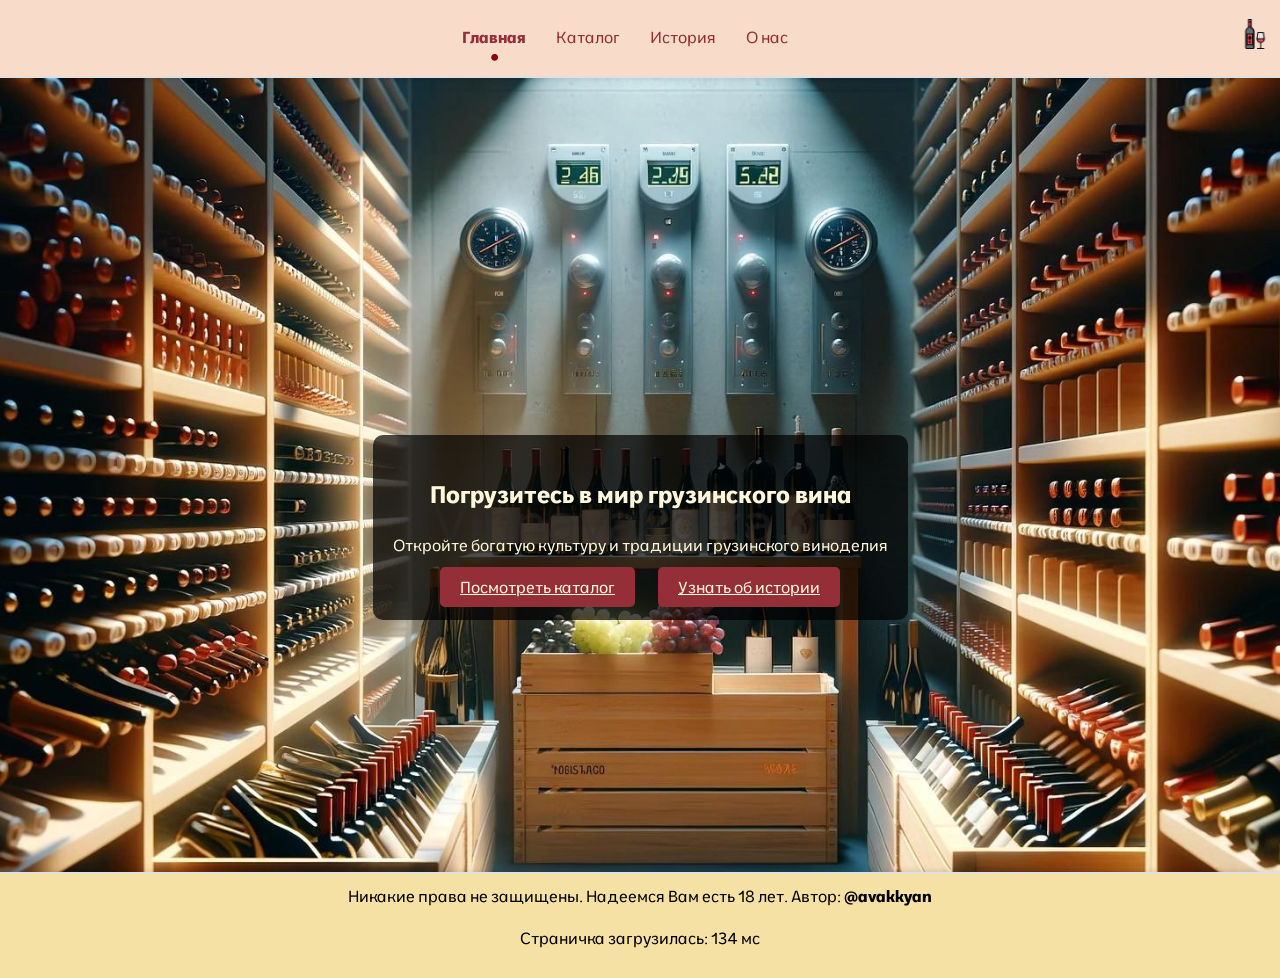
<file: index.html>
<!DOCTYPE html>
<html lang="ru">
<head>
    <meta charset="UTF-8">
    <link href="style.css" rel="stylesheet">
    <meta name="keywords" content="Грузинское вино история каталог новости">
    <meta name="description" content="Данный ресурс описывает богатство и разнообразие грузинских вин, а также их историю">
    <link rel="preconnect" href="https://fonts.googleapis.com">
    <link rel="preconnect" href="https://fonts.gstatic.com" crossorigin>
    <link href="https://fonts.googleapis.com/css2?family=Moderustic:wght@300..800&display=swap" rel="stylesheet">
    <script src="main.js"></script>
    <title>Главная страница</title>
</head>
<body>
<header>
    <nav>
        <a href="index.html" class="active">Главная</a>
        <a href="catalog.html">Каталог</a>
        <a href="history.html">История</a>
        <a href="about.html">О нас</a>
    </nav>
    <div class="nav-icon">
        <img src="images/free-icon-wine-1425570.png" alt="Иконка" class="icon">
    </div>
</header>

<main id="main">

    <section class="hero">
        <div class="hero-overlay">
            <h1>Погрузитесь в мир грузинского вина</h1>
            <p>Откройте богатую культуру и традиции грузинского виноделия</p>
            <div class="hero-buttons">
                <a href="catalog.html" class="btn">Посмотреть каталог</a>
                <a href="history.html" class="btn">Узнать об истории</a>
            </div>
        </div>

<footer id="contacts" style="position: absolute">
    Никакие права не защищены. Надеемся Вам есть 18 лет. Автор: <b>@avakkyan</b>
    <p id="load-stats"></p>
</footer>
    </section>
</main>
</body>
</html>
</file>
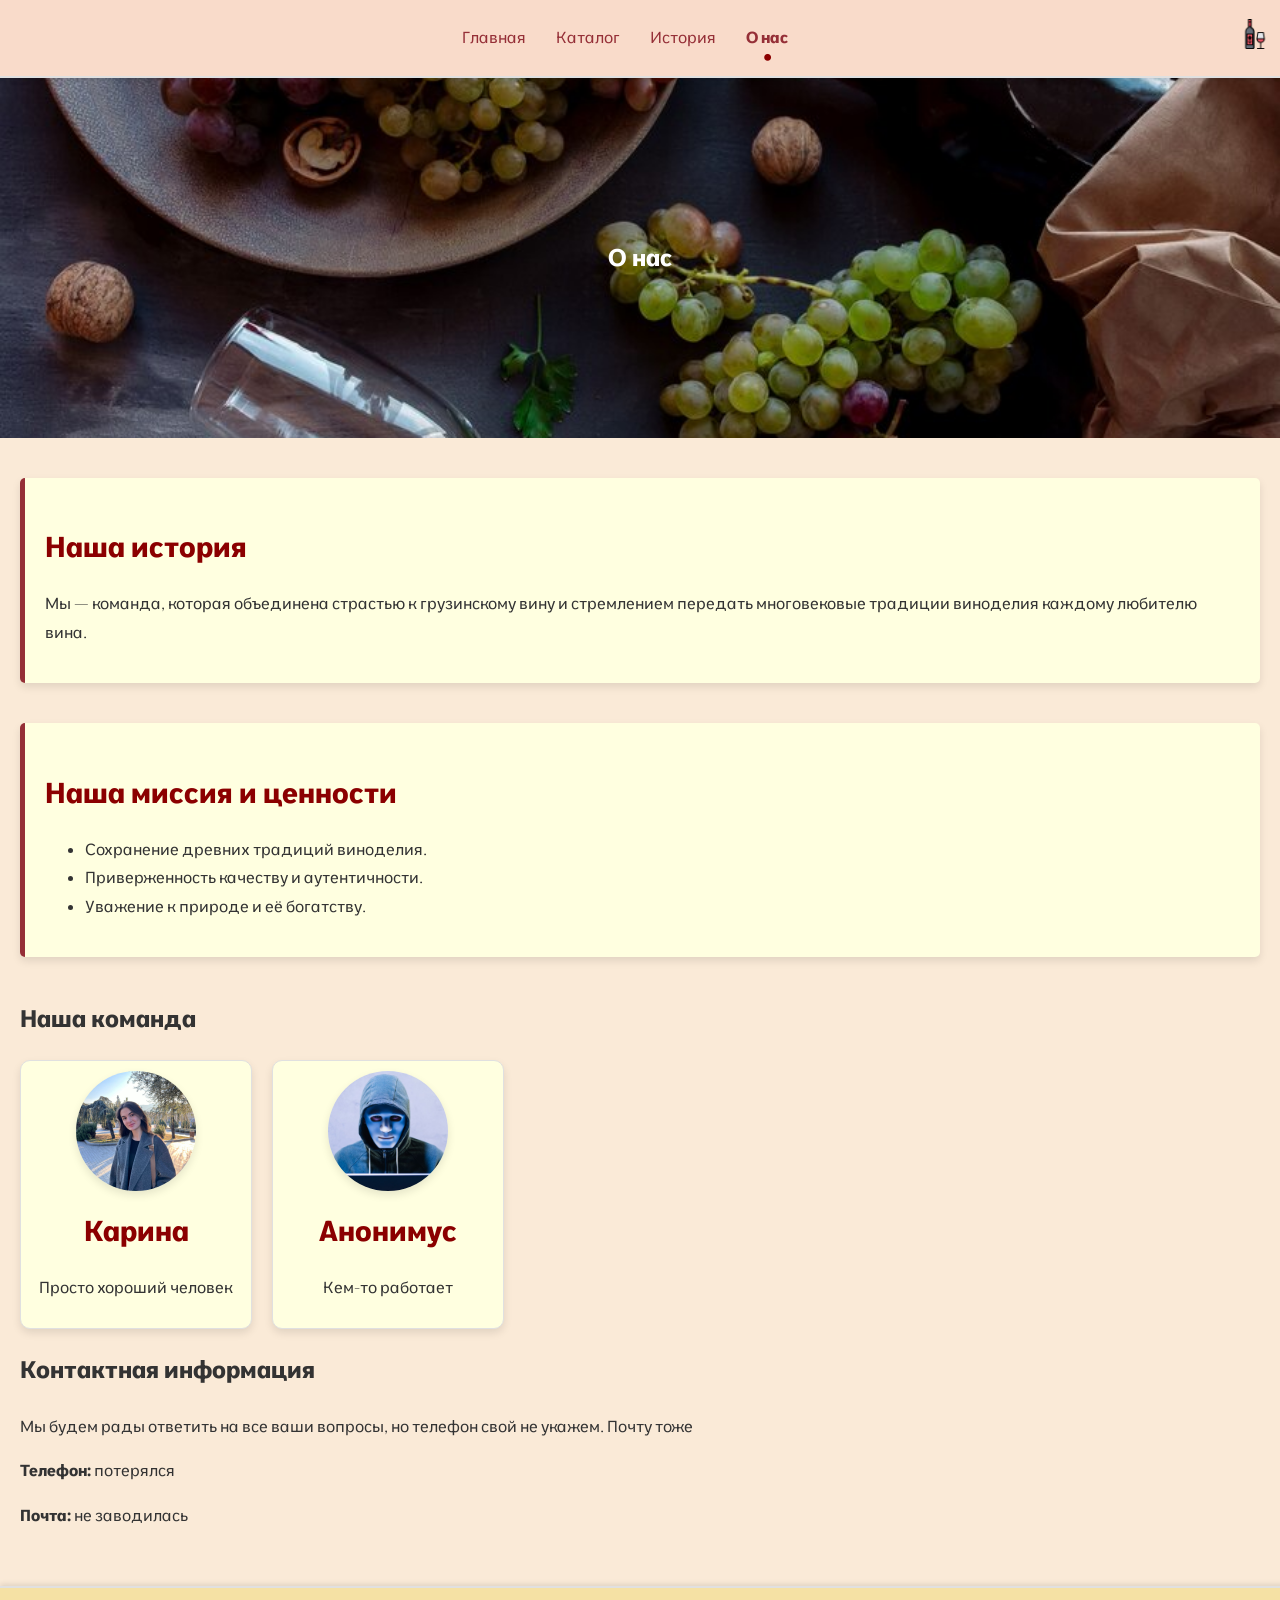
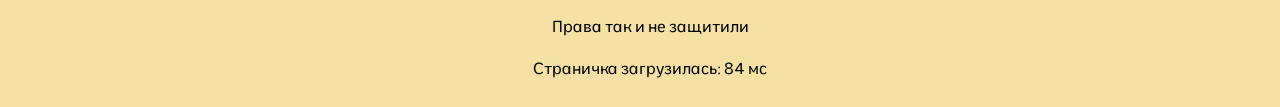
<file: about.html>
<!DOCTYPE html>
<html lang="ru">
<head>
    <meta charset="UTF-8">
    <link href="style.css" rel="stylesheet">
    <meta name="keywords" content="Грузинское вино каталог">
    <meta name="description" content="Каталог грузинских вин с подробной информацией о каждом из них">
    <link rel="preconnect" href="https://fonts.googleapis.com">
    <link rel="preconnect" href="https://fonts.gstatic.com" crossorigin>
    <link href="https://fonts.googleapis.com/css2?family=Moderustic:wght@300..800&display=swap" rel="stylesheet">
    <script src="main.js"></script>
    <title>Каталог грузинских вин</title>
</head>
<body>

<header>
    <nav>
        <a href="index.html">Главная</a>
        <a href="catalog.html">Каталог</a>
        <a href="history.html">История</a>
        <a href="about.html" class="active">О нас</a>
    </nav>
    <div class="nav-icon">
        <img src="images/free-icon-wine-1425570.png" alt="Иконка" class="icon">
    </div>
</header>
<section class="about-header">
    <div class="header-overlay">
        <h1>О нас</h1>
    </div>
</section>

<main class="about-content">

    <section class="about-section">
        <h2>Наша история</h2>
        <p>Мы — команда, которая объединена страстью к грузинскому вину и стремлением передать многовековые традиции виноделия каждому любителю вина.</p>
    </section>

    <section class="about-section">
        <h2>Наша миссия и ценности</h2>
        <ul>
            <li>Сохранение древних традиций виноделия.</li>
            <li>Приверженность качеству и аутентичности.</li>
            <li>Уважение к природе и её богатству.</li>
        </ul>
    </section>

    <section class="about-team">
        <h2>Наша команда</h2>
        <div class="team-grid">
            <div class="team-card">
                <img src="images/me.jpg" alt="Член команды">
                <h4>Карина</h4>
                <p>Просто хороший человек</p>
            </div>
            <div class="team-card">
                <img src="images/anon.jpg" alt="Член команды">
                <h4>Анонимус</h4>
                <p>Кем-то работает</p>
            </div>
        </div>
    </section>

    <section class="about-contact">
        <h2>Контактная информация</h2>
        <p>Мы будем рады ответить на все ваши вопросы, но телефон свой не укажем. Почту тоже</p>
        <p><strong>Телефон:</strong> потерялся</p>
        <p><strong>Почта:</strong> не заводилась</p>
    </section>
</main>

<footer>
    <p>Права так и не защитили</p>
    <p id="load-stats"></p>
</footer>

</body>
</html>
</file>
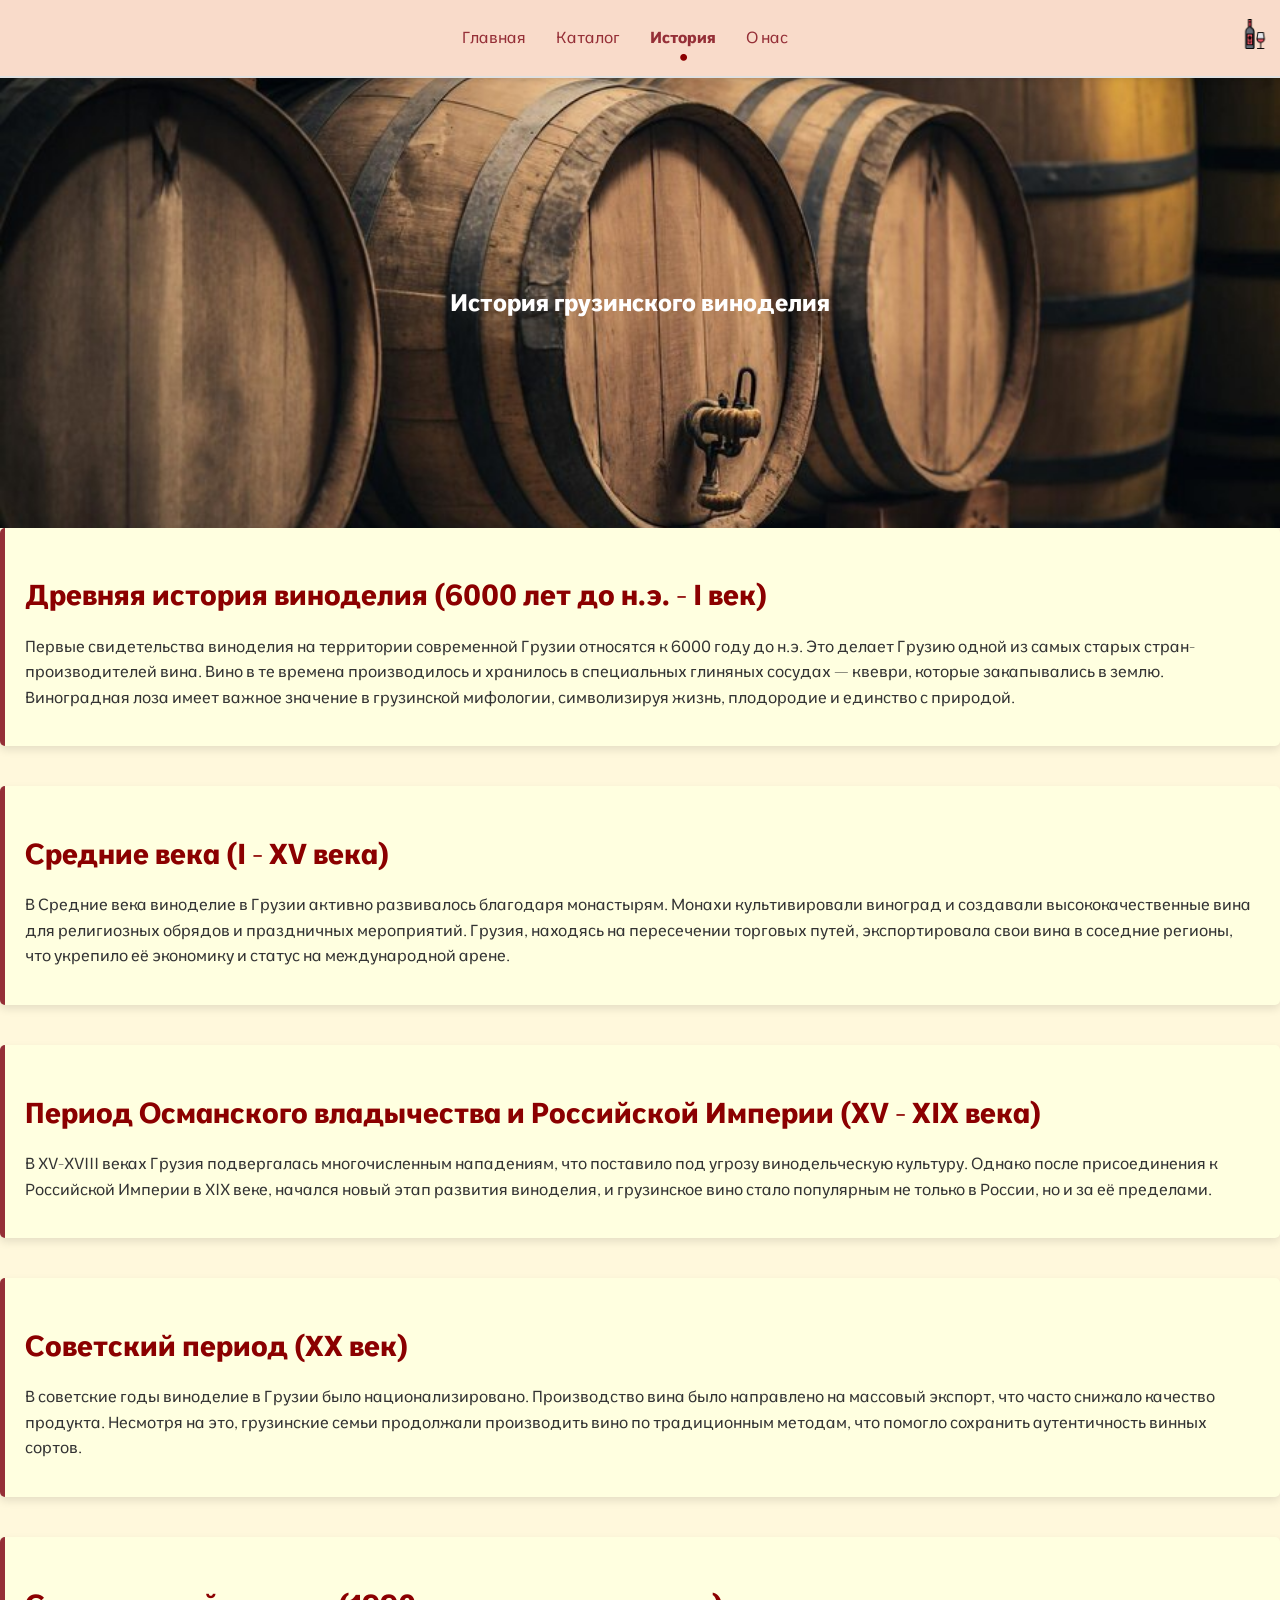
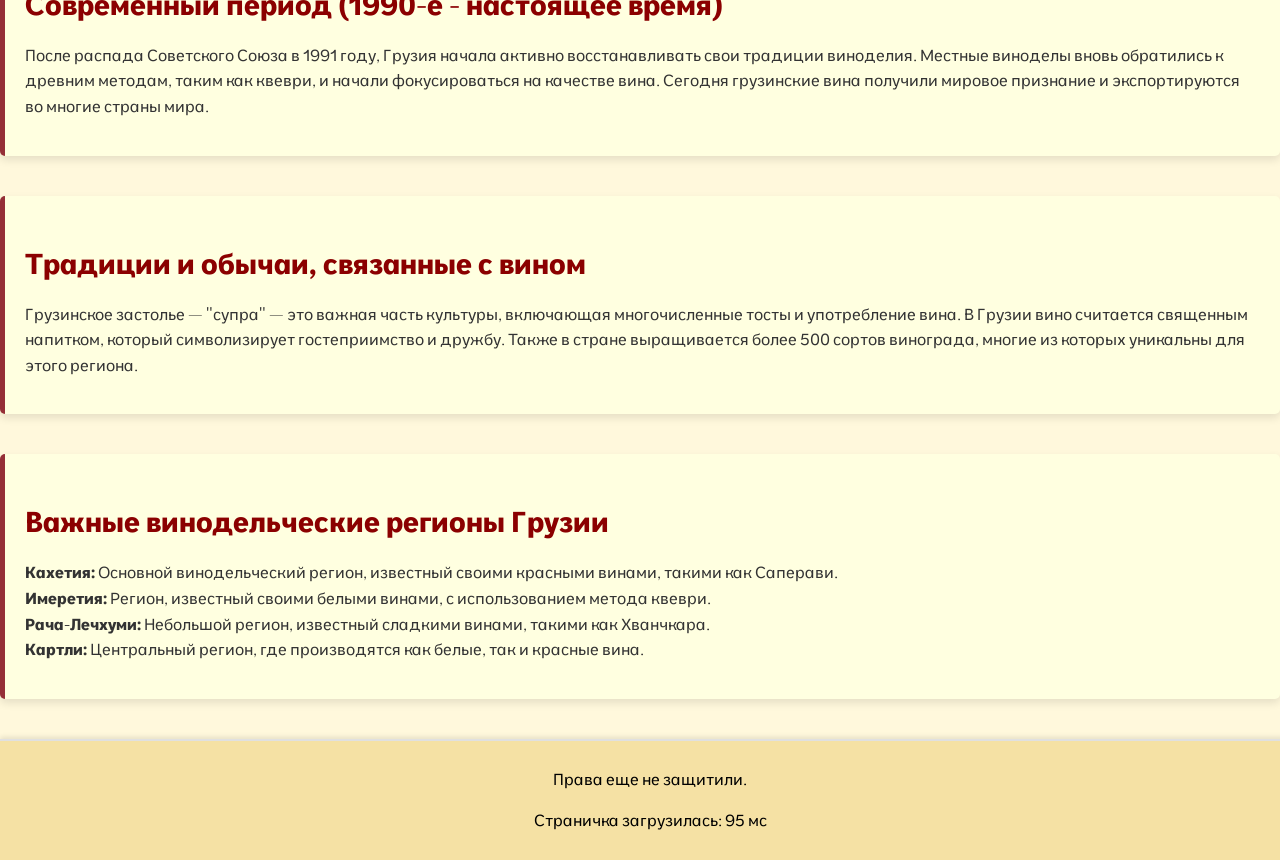
<file: history.html>
<!DOCTYPE html>
<html lang="ru">
<head>
    <meta charset="UTF-8">
    <link href="style.css" rel="stylesheet">
    <meta name="keywords" content="Грузинское вино история каталог новости">
    <meta name="description" content="Данный ресурс описывает богатство и разнообразие грузинских вин, а также их историю">
    <link rel="preconnect" href="https://fonts.googleapis.com">
    <link rel="preconnect" href="https://fonts.gstatic.com" crossorigin>
    <link href="https://fonts.googleapis.com/css2?family=Moderustic:wght@300..800&display=swap" rel="stylesheet">
    <script src="main.js"></script>
    <title>Главная страница</title>
</head>
<body>

<header>
    <nav>
        <a href="index.html">Главная</a>
        <a href="catalog.html">Каталог</a>
        <a href="history.html" class="active">История</a>
        <a href="about.html">О нас</a>
    </nav>
    <div class="nav-icon">
        <img src="images/free-icon-wine-1425570.png" alt="Иконка" class="icon">
    </div>
</header>

<main class="history">

<section class="history-header">
    <div class="header-overlay">
        <h1>История грузинского виноделия</h1>
    </div>
</section>

    <section class="history-section">
        <h2>Древняя история виноделия (6000 лет до н.э. - I век)</h2>
        <p>Первые свидетельства виноделия на территории современной Грузии относятся к 6000 году до н.э. Это делает Грузию одной из самых старых стран-производителей вина. Вино в те времена производилось и хранилось в специальных глиняных сосудах — квеври, которые закапывались в землю. Виноградная лоза имеет важное значение в грузинской мифологии, символизируя жизнь, плодородие и единство с природой.</p>
    </section>

    <section class="history-section">
        <h2>Средние века (I - XV века)</h2>
        <p>В Средние века виноделие в Грузии активно развивалось благодаря монастырям. Монахи культивировали виноград и создавали высококачественные вина для религиозных обрядов и праздничных мероприятий. Грузия, находясь на пересечении торговых путей, экспортировала свои вина в соседние регионы, что укрепило её экономику и статус на международной арене.</p>
    </section>

    <section class="history-section">
        <h2>Период Османского владычества и Российской Империи (XV - XIX века)</h2>
        <p>В XV-XVIII веках Грузия подвергалась многочисленным нападениям, что поставило под угрозу винодельческую культуру. Однако после присоединения к Российской Империи в XIX веке, начался новый этап развития виноделия, и грузинское вино стало популярным не только в России, но и за её пределами.</p>
    </section>

    <section class="history-section">
        <h2>Советский период (XX век)</h2>
        <p>В советские годы виноделие в Грузии было национализировано. Производство вина было направлено на массовый экспорт, что часто снижало качество продукта. Несмотря на это, грузинские семьи продолжали производить вино по традиционным методам, что помогло сохранить аутентичность винных сортов.</p>
    </section>

    <section class="history-section">
        <h2>Современный период (1990-е - настоящее время)</h2>
        <p>После распада Советского Союза в 1991 году, Грузия начала активно восстанавливать свои традиции виноделия. Местные виноделы вновь обратились к древним методам, таким как квеври, и начали фокусироваться на качестве вина. Сегодня грузинские вина получили мировое признание и экспортируются во многие страны мира.</p>
    </section>

    <section class="history-section">
        <h2>Традиции и обычаи, связанные с вином</h2>
        <p>Грузинское застолье — "супра" — это важная часть культуры, включающая многочисленные тосты и употребление вина. В Грузии вино считается священным напитком, который символизирует гостеприимство и дружбу. Также в стране выращивается более 500 сортов винограда, многие из которых уникальны для этого региона.</p>
    </section>

    <section class="history-section">
        <h2>Важные винодельческие регионы Грузии</h2>
        <p>
            <strong>Кахетия:</strong> Основной винодельческий регион, известный своими красными винами, такими как Саперави.<br>
            <strong>Имеретия:</strong> Регион, известный своими белыми винами, с использованием метода квеври.<br>
            <strong>Рача-Лечхуми:</strong> Небольшой регион, известный сладкими винами, такими как Хванчкара.<br>
            <strong>Картли:</strong> Центральный регион, где производятся как белые, так и красные вина.
        </p>
    </section>
    </main>
<footer>
    <p>Права еще не защитили.</p>
    <p id="load-stats"></p>
</footer>

</body>
</html>
</file>
<file: style.css>
body {
    font-family: "Moderustic", sans-serif;
    background-color: cornsilk;
    color: #333;
    line-height: 1.6;
    margin: 0;
    padding: 20px;
}

header {
    background-color: #F9DBCA;
    padding: 10px;
    border-bottom: 2px solid #e0e0e0;
    box-shadow: 0 2px 5px rgba(0, 0, 0, 0.1);
    text-align: center;
    display: flex;
    justify-content: space-around;
    align-items: center;
    position: sticky;
    top: 0;
    z-index: 1000;
}

nav a {
    padding: 15px;
    text-decoration: none;
    color: #952F37;
    font-weight: normal;
    position: relative;
}
nav {
    display: flex;
    justify-content: space-between;
    align-items: center;
    max-width: 1200px;
    margin: 0 auto;
    padding: 0 10px;
}
.nav-links {
    display: flex;
    gap: 30px;
    flex-grow: 1;
    justify-content: center;
}

nav a.active {
    font-weight: bold;
}

nav a.active::after {
    font-weight: bold;
    content: "•";
    color: darkred;
    font-size: 24px;
    position: absolute;
    bottom: -10px;
    left: 50%;
    transform: translateX(-50%);
}

nav a:hover::after {
    font-weight: bold;
    content: "•";
    color: darkred;
    font-size: 24px;
    position: absolute;
    bottom: -10px;
    left: 50%;
    transform: translateX(-50%);
}


.nav-icon .icon {
    width: 30px;
    height: auto;
    cursor: pointer;
}

.section-title {
    font-size: 1.5rem;
    font-weight: 600;
    color: #8b0000;
    text-transform: uppercase;
    padding: 12px 20px;
    border-radius: 8px;
    margin-bottom: 15px;
    display: inline-block;
}

.gallery {
    display: flex;
    flex-wrap: wrap;   /* перенос */
    justify-content: center;
    gap: 50px;
    margin-top: 30px;
}

.img_gallery {
    width: 100%;
    height: 200%;
    max-width: 100%;
    object-fit: cover;
    margin-bottom: 10px;
    border-radius: 5px;
}

.product {
    display: flex;
    flex-direction: column;
    justify-content: space-between;
    width: 250px;
    max-width: 250px;
    padding: 10px;
    border: 1px solid #e0e0e0;
    border-radius: 8px;
    box-shadow: 0 4px 8px rgba(0, 0, 0, 0.1);
    text-align: center;
    transition: transform 0.2s;
    background-color: #FFFFE0;
    flex-grow: 1;
}


.product:hover {
    transform: scale(1.05);
}

.product-name {
    font-size: 1rem;
    font-weight: bold;
    color: #333;
    margin: 10px 0 5px;
}

.product-price {
    font-size: 1.2rem;
    color: #952F37;
    font-weight: bold;
}

@media screen and (max-width: 768px) {
    .img_gallery {
        flex: 1 1 45%;
    }
}

@media screen and (max-width: 480px) {
    .img_gallery {
        flex: 1 1 90%;
    }
}

h3 {
    font-size: 1.4rem;
    line-height: 1.4;
    font-weight: 600;
    color: #8b0000;
    text-align: left;
    background-color: #F9DBCA;
    padding: 10px 20px;
    margin: 20px 0;
    border-radius: 8px;
    text-transform: uppercase;
    box-shadow: 0 2px 5px rgba(0, 0, 0, 0.1);
}

q {
    font-style: italic;
    color: #8b0000;
    background-color: #ffe4e1;
    padding: 5px;
    border-left: 4px solid #8b0000;
}


footer {
    background-color: rgba(0, 0, 0, 0.5);
    position: relative;
    background-color: #f5e1a4;
    color: black;
    padding: 10px;
    text-align: center;
    border-top: 2px solid #e0e0e0;
    bottom: 0;
    width: 100%;
    box-shadow: 0 -2px 5px rgba(0, 0, 0, 0.1);
    }


.heading {
    color: darkred;
    background-color: #FAEAD7;
    padding: 16px;
    border-radius: 15px;
    box-shadow: 0 4px 8px rgba(0, 0, 0, 0.2);
}

.about_image {
    width: 50%;
    height: auto;
    background-color: cornsilk;
}

.aside {
    background-color: cornsilk;
    padding: 10px;
    border: 1px solid #ccc;
    margin-top: 20px;
    border-radius: 5px;
}

.code_block {
    background-color: cornsilk;
    padding: 10px;
    border-radius: 5px;
    overflow-x: auto;
}

@media screen and (max-width: 768px) {
    .gallery img {
        width: 45%;
    }
}

@media screen and (max-width: 480px) {
    .gallery img {
        width: 50%;
    }
}

@media screen and (max-width: 768px) {
    footer {
        display: none;
    }
}

.price-table-container {
    margin-top: 20px;
    overflow-x: auto;
}

.price-table {
    margin: 20px 0;
    overflow-x: auto;
    gap: 1px;
    width: auto;
    display: grid;
    grid-template-columns: repeat(7, 1fr);
}

.price-table thead,
.price-table tbody, .price-table tr {
    display: contents;
}

.price-table th {
    background-color: #f5e1a4;
    color: black;
    padding: 12px 15px;
    text-align: center;
    font-weight: bold;
    border: 1px solid #dddddd;
    top: 0;

}

.price-table td {
    padding: 12px 15px;
    border: 1px solid #dddddd;
    text-align: center;
}

.price-table tr:nth-child(even) td {
    background-color: #f9f9f9;
}

.price-table tr:nth-child(odd) td {
    background-color: #ffe4e1;
}

.price-table-table tr:hover td {
    background-color: #f5f5f5;
}
.column-price{
}

@media (max-width: 480px) {
    .column-price {
        display: none;
    }
}

html, body {
    margin: 0;
    padding: 0;
    overflow-x: hidden;
}

.hero {
    background: url('images/main.jpg') center center / cover no-repeat;
    height: 100vh;
    position: relative;
    display: flex;
    justify-content: center;
    align-items: center;
    color: cornsilk;
    overflow: hidden;
}

.hero-overlay {
    background-color: rgba(0, 0, 0, 0.7);
    padding: 20px;
    text-align: center;
    border-radius: 10px;
}

.hero-buttons .btn {
    background-color: #952F37;
    color: cornsilk;
    padding: 10px 20px;
    margin: 10px;
    border: none;
    border-radius: 5px;
    cursor: pointer;
    transition: background-color 0.3s;
}

.hero-buttons .btn:hover {
    background-color: darkred;
}

.history-header {
    background: url('images/bochka.jpg') center center / cover no-repeat;
    height: 50vh;
    display: flex;
    justify-content: center;
    align-items: center;
    color: white;
    position: relative;
}

.history-content {
    padding: 40px 20px;
    background-color: #FAEAD7;
    line-height: 1.8;
}

.history-section {
    margin-bottom: 40px;
    padding: 20px;
    background-color: #FFFFE0;
    border-left: 5px solid #952F37;
    border-radius: 5px;
    box-shadow: 0 4px 8px rgba(0, 0, 0, 0.1);
}

.history-section h2 {
    color: #8B0000;
    font-size: 1.8rem;
    margin-bottom: 15px;
}

.history-section p {
    font-size: 1rem;
    color: #333;
}

.about-header {
    background: url('images/about.jpg') center center / cover no-repeat;
    height: 40vh;
    display: flex;
    justify-content: center;
    align-items: center;
    color: white;
    position: relative;
    text-align: center;
}

.about-content {
    padding: 40px 20px;
    background-color: #FAEAD7;
    line-height: 1.8;
}

.about-section {
    margin-bottom: 40px;
    padding: 20px;
    background-color: #FFFFE0;
    border-left: 5px solid #952F37;
    border-radius: 5px;
    box-shadow: 0 4px 8px rgba(0, 0, 0, 0.1);
}

.about-section h2 {
    color: #8B0000;
    font-size: 1.8rem;
    margin-bottom: 15px;
}

.team-grid {
    display: grid;
    grid-template-columns: repeat(auto-fill, minmax(200px, 1fr));
    gap: 20px;
}

.team-card {
    background-color: #FFFFE0;
    border: 1px solid #e0e0e0;
    padding: 10px;
    gap: 20px;
    border-radius: 10px;
    box-shadow: 0 4px 8px rgba(0, 0, 0, 0.1);
    text-align: center;
}

.team-card img {
    width: 120px;
    height: 120px;
    object-fit: cover;
    border-radius: 50%;
    box-shadow: 0 4px 8px rgba(0, 0, 0, 0.1);
}


.team-card h4 {
    color: #8B0000;
    font-size: 1.8rem;
    margin-bottom: 15px;
    margin-top: 5px;
}
</file>
